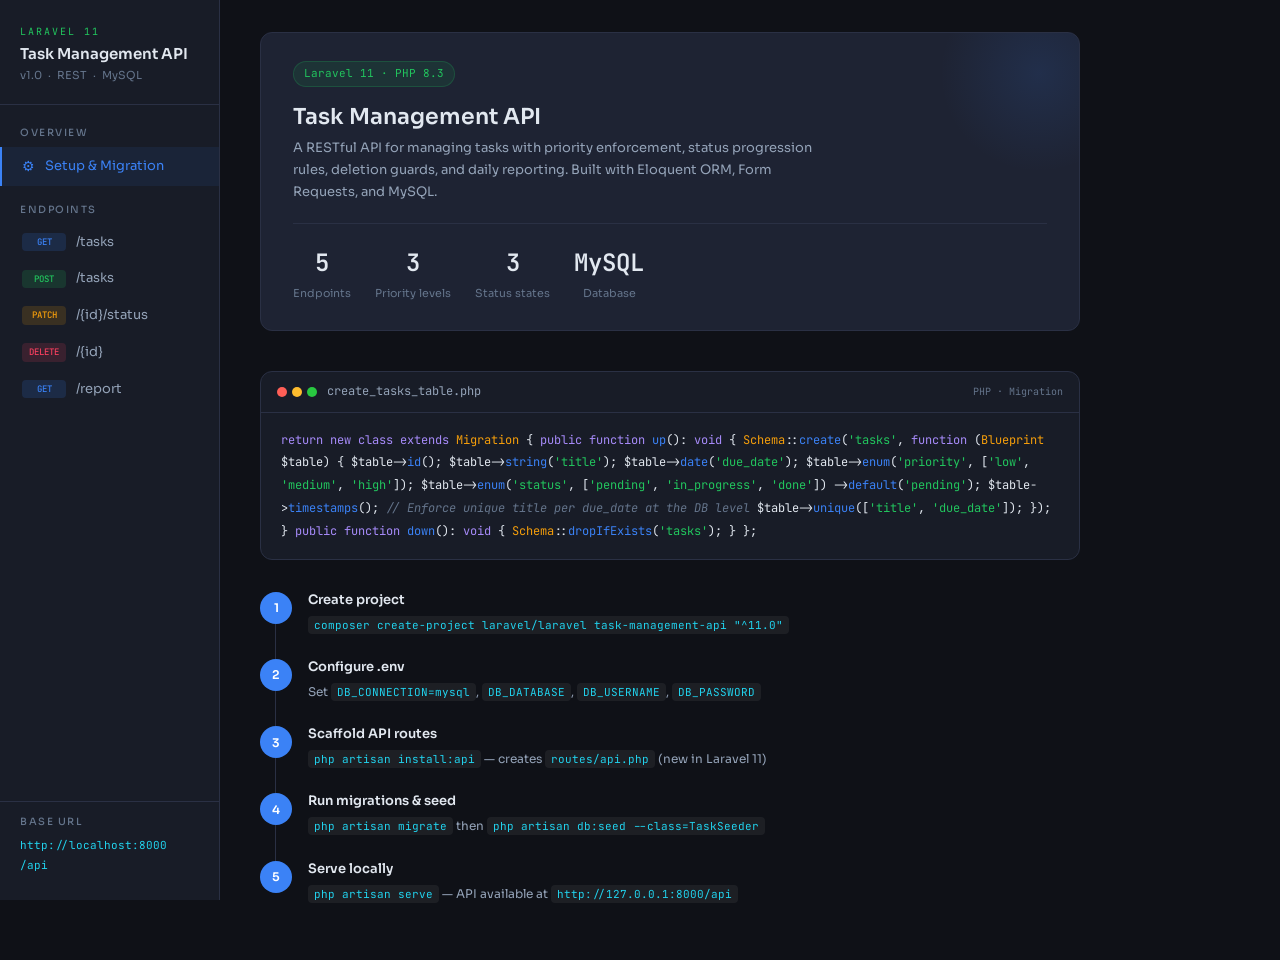
<file: task-api-docs/index.html>
<!DOCTYPE html>
<html lang="en">
<head>
  <meta charset="UTF-8" />
  <meta name="viewport" content="width=device-width, initial-scale=1.0" />
  <title>Task Management API — Laravel 11</title>
  <link rel="preconnect" href="https://fonts.googleapis.com" />
  <link rel="preconnect" href="https://fonts.gstatic.com" crossorigin />
  <link href="https://fonts.googleapis.com/css2?family=JetBrains+Mono:wght@400;500&family=Sora:wght@400;500;600&display=swap" rel="stylesheet" />
  <link rel="stylesheet" href="css/base.css" />
  <link rel="stylesheet" href="css/layout.css" />
  <link rel="stylesheet" href="css/components.css" />
  <link rel="stylesheet" href="css/syntax.css" />
</head>
<body>

  <div class="shell">

    <!-- ===== SIDEBAR ===== -->
    <nav class="sidebar" id="sidebar">
      <div class="sidebar-logo">
        <div class="logo-tag">LARAVEL 11</div>
        <h1>Task Management API</h1>
        <p>v1.0 &nbsp;·&nbsp; REST &nbsp;·&nbsp; MySQL</p>
      </div>

      <div class="nav-group">
        <div class="nav-label">Overview</div>
        <div class="nav-item active" data-section="setup">
          <span class="nav-icon">⚙</span> Setup &amp; Migration
        </div>
      </div>

      <div class="nav-group">
        <div class="nav-label">Endpoints</div>
        <div class="nav-item" data-section="ep-list">
          <span class="method-badge badge-get">GET</span>/tasks
        </div>
        <div class="nav-item" data-section="ep-create">
          <span class="method-badge badge-post">POST</span>/tasks
        </div>
        <div class="nav-item" data-section="ep-status">
          <span class="method-badge badge-patch">PATCH</span>/{id}/status
        </div>
        <div class="nav-item" data-section="ep-delete">
          <span class="method-badge badge-delete">DELETE</span>/{id}
        </div>
        <div class="nav-item" data-section="ep-report">
          <span class="method-badge badge-get">GET</span>/report
        </div>
      </div>

      <div class="sidebar-footer">
        <div class="nav-label">Base URL</div>
        <div class="base-url">
          http://localhost:8000<br>/api
        </div>
      </div>
    </nav>

    <!-- ===== MAIN CONTENT ===== -->
    <main class="main" id="main-content">

      <!-- SETUP SECTION -->
      <div id="section-setup" class="section">

        <div class="hero">
          <div class="hero-glow"></div>
          <div class="hero-top">
            <span class="hero-version">Laravel 11 · PHP 8.3</span>
          </div>
          <h2>Task Management API</h2>
          <p>A RESTful API for managing tasks with priority enforcement, status progression rules, deletion guards, and daily reporting. Built with Eloquent ORM, Form Requests, and MySQL.</p>
          <div class="stats">
            <div class="stat"><div class="stat-n">5</div><div class="stat-l">Endpoints</div></div>
            <div class="stat"><div class="stat-n">3</div><div class="stat-l">Priority levels</div></div>
            <div class="stat"><div class="stat-n">3</div><div class="stat-l">Status states</div></div>
            <div class="stat"><div class="stat-n">MySQL</div><div class="stat-l">Database</div></div>
          </div>
        </div>

        <div class="code-block">
          <div class="code-header">
            <div class="code-dots">
              <span class="dot d1"></span>
              <span class="dot d2"></span>
              <span class="dot d3"></span>
            </div>
            <span class="code-filename">create_tasks_table.php</span>
            <span class="code-lang">PHP · Migration</span>
          </div>
          <div class="code-content" id="migration-code"></div>
        </div>

        <div class="setup-steps">
          <div class="step">
            <div class="step-num">1</div>
            <div class="step-content">
              <h3>Create project</h3>
              <p><code class="ic">composer create-project laravel/laravel task-management-api "^11.0"</code></p>
            </div>
          </div>
          <div class="step">
            <div class="step-num">2</div>
            <div class="step-content">
              <h3>Configure .env</h3>
              <p>Set <code class="ic">DB_CONNECTION=mysql</code>, <code class="ic">DB_DATABASE</code>, <code class="ic">DB_USERNAME</code>, <code class="ic">DB_PASSWORD</code></p>
            </div>
          </div>
          <div class="step">
            <div class="step-num">3</div>
            <div class="step-content">
              <h3>Scaffold API routes</h3>
              <p><code class="ic">php artisan install:api</code> — creates <code class="ic">routes/api.php</code> (new in Laravel 11)</p>
            </div>
          </div>
          <div class="step">
            <div class="step-num">4</div>
            <div class="step-content">
              <h3>Run migrations &amp; seed</h3>
              <p><code class="ic">php artisan migrate</code> then <code class="ic">php artisan db:seed --class=TaskSeeder</code></p>
            </div>
          </div>
          <div class="step">
            <div class="step-num">5</div>
            <div class="step-content">
              <h3>Serve locally</h3>
              <p><code class="ic">php artisan serve</code> — API available at <code class="ic">http://127.0.0.1:8000/api</code></p>
            </div>
          </div>
        </div>

      </div><!-- /section-setup -->

      <!-- LIST TASKS SECTION -->
      <div id="section-ep-list" class="section" style="display:none">
        <div class="endpoint-card active-section">
          <div class="ep-header" data-ep="list">
            <span class="ep-method method-get">GET</span>
            <span class="ep-path">/api/tasks</span>
            <span class="ep-desc">List all tasks</span>
            <span class="ep-chevron">▾</span>
          </div>
          <div class="ep-body open" id="ep-body-list">
            <div class="tabs" data-group="list">
              <div class="tab active" data-target="try-list">Try it</div>
              <div class="tab" data-target="rules-list">Rules</div>
            </div>
            <div id="try-list" class="tab-panel">
              <div class="field-group">
                <div class="field">
                  <label>Status filter <span class="optional">(optional)</span></label>
                  <select id="list-status">
                    <option value="">— All statuses —</option>
                    <option>pending</option>
                    <option>in_progress</option>
                    <option>done</option>
                  </select>
                </div>
              </div>
              <button class="run-btn" id="btn-list">
                <svg class="btn-icon" viewBox="0 0 24 24" fill="none" stroke="currentColor" stroke-width="2"><polygon points="5 3 19 12 5 21 5 3"/></svg>
                Send Request
              </button>
              <div class="response-box" id="list-response" style="display:none">
                <div class="response-header" id="list-resp-header"></div>
                <div class="response-body" id="list-resp-body"></div>
              </div>
            </div>
            <div id="rules-list" class="tab-panel" style="display:none">
              <div class="rules">
                <div class="rule"><span class="rule-arrow">→</span>Sorted by priority: high → medium → low using MySQL <code class="ic">FIELD()</code></div>
                <div class="rule"><span class="rule-arrow">→</span>Then sorted by <code class="ic">due_date</code> ascending within each priority group</div>
                <div class="rule"><span class="rule-arrow">→</span>Optional <code class="ic">?status=pending|in_progress|done</code> query parameter</div>
                <div class="rule"><span class="rule-arrow">→</span>Returns meaningful JSON message when no tasks exist</div>
              </div>
            </div>
          </div>
        </div>
      </div>

      <!-- CREATE TASK SECTION -->
      <div id="section-ep-create" class="section" style="display:none">
        <div class="endpoint-card active-section">
          <div class="ep-header" data-ep="create">
            <span class="ep-method method-post">POST</span>
            <span class="ep-path">/api/tasks</span>
            <span class="ep-desc">Create a new task</span>
            <span class="ep-chevron">▾</span>
          </div>
          <div class="ep-body open" id="ep-body-create">
            <div class="tabs" data-group="create">
              <div class="tab active" data-target="try-create">Try it</div>
              <div class="tab" data-target="schema-create">Schema</div>
              <div class="tab" data-target="rules-create">Rules</div>
            </div>
            <div id="try-create" class="tab-panel">
              <div class="field-group">
                <div class="field">
                  <label>Title <span class="required-star">*</span></label>
                  <input id="c-title" type="text" placeholder="e.g. Fix login bug" />
                </div>
                <div class="field-row">
                  <div class="field">
                    <label>Due Date <span class="required-star">*</span></label>
                    <input id="c-date" type="date" />
                  </div>
                  <div class="field">
                    <label>Priority <span class="required-star">*</span></label>
                    <select id="c-priority">
                      <option value="">— Select —</option>
                      <option>low</option>
                      <option>medium</option>
                      <option>high</option>
                    </select>
                  </div>
                </div>
              </div>
              <button class="run-btn" id="btn-create">
                <svg class="btn-icon" viewBox="0 0 24 24" fill="none" stroke="currentColor" stroke-width="2"><polygon points="5 3 19 12 5 21 5 3"/></svg>
                Send Request
              </button>
              <div class="response-box" id="create-response" style="display:none">
                <div class="response-header" id="create-resp-header"></div>
                <div class="response-body" id="create-resp-body"></div>
              </div>
            </div>
            <div id="schema-create" class="tab-panel" style="display:none">
              <table class="schema-table">
                <thead>
                  <tr><th>Field</th><th>Type</th><th>Required</th><th>Rules</th></tr>
                </thead>
                <tbody>
                  <tr>
                    <td>title</td>
                    <td><span class="type-pill">string</span></td>
                    <td><span class="req-dot">•</span> yes</td>
                    <td>Max 255 chars. Must be unique per due_date.</td>
                  </tr>
                  <tr>
                    <td>due_date</td>
                    <td><span class="type-pill">date</span></td>
                    <td><span class="req-dot">•</span> yes</td>
                    <td>Format: YYYY-MM-DD. Must be today or future.</td>
                  </tr>
                  <tr>
                    <td>priority</td>
                    <td><span class="type-pill">enum</span></td>
                    <td><span class="req-dot">•</span> yes</td>
                    <td>One of: low, medium, high</td>
                  </tr>
                </tbody>
              </table>
            </div>
            <div id="rules-create" class="tab-panel" style="display:none">
              <div class="rules">
                <div class="rule"><span class="rule-arrow">→</span>title + due_date must be unique (enforced at DB AND validation level)</div>
                <div class="rule"><span class="rule-arrow">→</span>due_date must be today or in the future (<code class="ic">after_or_equal:today</code>)</div>
                <div class="rule"><span class="rule-arrow">→</span>priority must be one of: low, medium, high</div>
                <div class="rule"><span class="rule-arrow">→</span>status is automatically set to <code class="ic">pending</code> on creation</div>
              </div>
            </div>
          </div>
        </div>
      </div>

      <!-- UPDATE STATUS SECTION -->
      <div id="section-ep-status" class="section" style="display:none">
        <div class="endpoint-card active-section">
          <div class="ep-header" data-ep="status">
            <span class="ep-method method-patch">PATCH</span>
            <span class="ep-path">/api/tasks/{id}/status</span>
            <span class="ep-desc">Progress task status</span>
            <span class="ep-chevron">▾</span>
          </div>
          <div class="ep-body open" id="ep-body-status">
            <div class="tabs" data-group="status">
              <div class="tab active" data-target="try-status">Try it</div>
              <div class="tab" data-target="rules-status">Flow</div>
            </div>
            <div id="try-status" class="tab-panel">
              <div class="status-flow-banner">
                <div class="flow-label">STATUS FLOW</div>
                <div class="flow-steps">
                  <span class="flow-step st-pending">pending</span>
                  <span class="flow-arrow">→</span>
                  <span class="flow-step st-in_progress">in_progress</span>
                  <span class="flow-arrow">→</span>
                  <span class="flow-step st-done">done</span>
                </div>
              </div>
              <div class="field-group">
                <div class="field-row">
                  <div class="field">
                    <label>Task ID <span class="required-star">*</span></label>
                    <input id="s-id" type="number" placeholder="e.g. 1" />
                  </div>
                  <div class="field">
                    <label>New Status <span class="required-star">*</span></label>
                    <select id="s-status">
                      <option value="">— Select —</option>
                      <option>in_progress</option>
                      <option>done</option>
                    </select>
                  </div>
                </div>
              </div>
              <button class="run-btn" id="btn-status">
                <svg class="btn-icon" viewBox="0 0 24 24" fill="none" stroke="currentColor" stroke-width="2"><polygon points="5 3 19 12 5 21 5 3"/></svg>
                Send Request
              </button>
              <div class="response-box" id="status-response" style="display:none">
                <div class="response-header" id="status-resp-header"></div>
                <div class="response-body" id="status-resp-body"></div>
              </div>
            </div>
            <div id="rules-status" class="tab-panel" style="display:none">
              <div class="rules">
                <div class="rule"><span class="rule-arrow">→</span>Status can ONLY progress forward: pending → in_progress → done</div>
                <div class="rule"><span class="rule-arrow">→</span>Cannot skip a step (e.g. pending → done is rejected)</div>
                <div class="rule"><span class="rule-arrow">→</span>Cannot revert (e.g. done → pending is rejected)</div>
                <div class="rule"><span class="rule-arrow">→</span>Once done, no further status changes are possible</div>
                <div class="rule"><span class="rule-arrow">→</span>Returns 422 with a clear message on invalid transitions</div>
              </div>
            </div>
          </div>
        </div>
      </div>

      <!-- DELETE SECTION -->
      <div id="section-ep-delete" class="section" style="display:none">
        <div class="endpoint-card active-section">
          <div class="ep-header" data-ep="delete">
            <span class="ep-method method-delete">DELETE</span>
            <span class="ep-path">/api/tasks/{id}</span>
            <span class="ep-desc">Delete a done task</span>
            <span class="ep-chevron">▾</span>
          </div>
          <div class="ep-body open" id="ep-body-delete">
            <div class="tabs" data-group="delete">
              <div class="tab active" data-target="try-delete">Try it</div>
              <div class="tab" data-target="rules-delete">Rules</div>
            </div>
            <div id="try-delete" class="tab-panel">
              <div class="field-group">
                <div class="field">
                  <label>Task ID <span class="required-star">*</span></label>
                  <input id="d-id" type="number" placeholder="e.g. 4" />
                </div>
              </div>
              <div class="done-tasks-hint">Click a task below to auto-fill its ID</div>
              <div class="task-list" id="done-tasks-list"></div>
              <button class="run-btn btn-danger" id="btn-delete" style="margin-top:16px">
                <svg class="btn-icon" viewBox="0 0 24 24" fill="none" stroke="currentColor" stroke-width="2">
                  <polyline points="3 6 5 6 21 6"/>
                  <path d="M19 6l-1 14H6L5 6"/>
                  <path d="M10 11v6M14 11v6M9 6V4h6v2"/>
                </svg>
                Delete Task
              </button>
              <div class="response-box" id="delete-response" style="display:none">
                <div class="response-header" id="delete-resp-header"></div>
                <div class="response-body" id="delete-resp-body"></div>
              </div>
            </div>
            <div id="rules-delete" class="tab-panel" style="display:none">
              <div class="rules">
                <div class="rule"><span class="rule-arrow">→</span>Only tasks with status <strong class="text-green">done</strong> can be deleted</div>
                <div class="rule"><span class="rule-arrow">→</span>Attempting to delete a pending or in_progress task returns <code class="ic text-red">403 Forbidden</code></div>
                <div class="rule"><span class="rule-arrow">→</span>Non-existent task returns <code class="ic text-amber">404 Not Found</code></div>
                <div class="rule"><span class="rule-arrow">→</span>Returns 200 with success message on deletion</div>
              </div>
            </div>
          </div>
        </div>
      </div>

      <!-- REPORT SECTION -->
      <div id="section-ep-report" class="section" style="display:none">
        <div class="endpoint-card active-section">
          <div class="ep-header" data-ep="report">
            <span class="ep-method method-get">GET</span>
            <span class="ep-path">/api/tasks/report</span>
            <span class="ep-desc">Daily task report</span>
            <span class="ep-chevron">▾</span>
          </div>
          <div class="ep-body open" id="ep-body-report">
            <div class="tabs" data-group="report">
              <div class="tab active" data-target="try-report">Try it</div>
              <div class="tab" data-target="rules-report">Rules</div>
            </div>
            <div id="try-report" class="tab-panel">
              <div class="field-group">
                <div class="field">
                  <label>Date <span class="required-star">*</span></label>
                  <input id="r-date" type="date" />
                </div>
              </div>
              <button class="run-btn" id="btn-report">
                <svg class="btn-icon" viewBox="0 0 24 24" fill="none" stroke="currentColor" stroke-width="2"><polygon points="5 3 19 12 5 21 5 3"/></svg>
                Generate Report
              </button>
              <div id="report-visual" style="display:none; margin-top:20px">
                <div class="report-date-label" id="report-date-label"></div>
                <div class="report-grid" id="report-grid"></div>
              </div>
              <div class="response-box" id="report-response" style="display:none; margin-top:16px">
                <div class="response-header" id="report-resp-header"></div>
                <div class="response-body" id="report-resp-body"></div>
              </div>
            </div>
            <div id="rules-report" class="tab-panel" style="display:none">
              <div class="rules">
                <div class="rule"><span class="rule-arrow">→</span>Requires <code class="ic">?date=YYYY-MM-DD</code> query parameter</div>
                <div class="rule"><span class="rule-arrow">→</span>Returns counts grouped by priority (high/medium/low) × status (pending/in_progress/done)</div>
                <div class="rule"><span class="rule-arrow">→</span>Filters tasks by <code class="ic">due_date</code> matching the given date</div>
                <div class="rule"><span class="rule-arrow">→</span>Always returns all 9 cells even if count is 0</div>
              </div>
            </div>
          </div>
        </div>
      </div>

    </main><!-- /main -->
  </div><!-- /shell -->

  <script src="js/store.js"></script>
  <script src="js/highlight.js"></script>
  <script src="js/ui.js"></script>
  <script src="js/api.js"></script>
  <script src="js/app.js"></script>
</body>
</html>
</file>
<file: task-api-docs/css/base.css>
/* =========================================================
   BASE.CSS — Variables, Reset, Typography
   ========================================================= */

@import url('https://fonts.googleapis.com/css2?family=JetBrains+Mono:wght@400;500&family=Sora:wght@400;500;600&display=swap');

/* ── CSS Custom Properties ─────────────────────────────── */
:root {
  /* Backgrounds */
  --c-bg:       #0f1117;
  --c-surface:  #181c27;
  --c-card:     #1e2333;
  --c-border:   #2a3044;

  /* Accent colors */
  --c-green:    #22c55e;
  --c-green-dim:#16a34a;
  --c-red:      #f43f5e;
  --c-amber:    #f59e0b;
  --c-blue:     #3b82f6;
  --c-blue-dim: #2563eb;
  --c-purple:   #a78bfa;
  --c-cyan:     #22d3ee;

  /* Text */
  --c-text:     #e2e8f0;
  --c-muted:    #64748b;
  --c-subtle:   #94a3b8;

  /* Typography */
  --font-ui:    'Sora', sans-serif;
  --font-mono:  'JetBrains Mono', monospace;

  /* Spacing & Shape */
  --radius:     8px;
  --radius-lg:  12px;

  /* Transitions */
  --transition: .15s ease;
}

/* ── Reset ──────────────────────────────────────────────── */
*, *::before, *::after {
  box-sizing: border-box;
  margin: 0;
  padding: 0;
}

html {
  scroll-behavior: smooth;
}

body {
  background: var(--c-bg);
  color: var(--c-text);
  font-family: var(--font-ui);
  font-size: 14px;
  line-height: 1.6;
  min-height: 100vh;
  -webkit-font-smoothing: antialiased;
  -moz-osx-font-smoothing: grayscale;
}

/* ── Typography helpers ─────────────────────────────────── */
h1, h2, h3, h4 {
  font-weight: 600;
  color: var(--c-text);
  line-height: 1.3;
}

p {
  color: var(--c-subtle);
  line-height: 1.7;
}

strong.text-green  { color: var(--c-green); }
strong.text-red    { color: var(--c-red); }
strong.text-amber  { color: var(--c-amber); }

/* ── Inline code ────────────────────────────────────────── */
code.ic {
  font-family: var(--font-mono);
  font-size: 11px;
  background: rgba(255, 255, 255, .06);
  padding: 2px 6px;
  border-radius: 4px;
  color: var(--c-cyan);
}
code.ic.text-red   { color: var(--c-red); }
code.ic.text-amber { color: var(--c-amber); }

/* ── Scrollbar ──────────────────────────────────────────── */
::-webkit-scrollbar        { width: 6px; height: 6px; }
::-webkit-scrollbar-track  { background: transparent; }
::-webkit-scrollbar-thumb  { background: var(--c-border); border-radius: 3px; }
::-webkit-scrollbar-thumb:hover { background: #3a4258; }

/* ── Keyframes ──────────────────────────────────────────── */
@keyframes spin {
  to { transform: rotate(360deg); }
}

@keyframes fadeIn {
  from { opacity: 0; transform: translateY(4px); }
  to   { opacity: 1; transform: translateY(0); }
}
</file>
<file: task-api-docs/css/layout.css>
/* =========================================================
   LAYOUT.CSS — Shell, Sidebar, Main grid
   ========================================================= */

/* ── App Shell ──────────────────────────────────────────── */
.shell {
  display: grid;
  grid-template-columns: 220px 1fr;
  min-height: 100vh;
}

/* ── Sidebar ────────────────────────────────────────────── */
.sidebar {
  background: var(--c-surface);
  border-right: 1px solid var(--c-border);
  padding: 24px 0;
  display: flex;
  flex-direction: column;
  gap: 0;
  position: sticky;
  top: 0;
  height: 100vh;
  overflow-y: auto;
}

.sidebar-logo {
  padding: 0 20px 20px;
  border-bottom: 1px solid var(--c-border);
  margin-bottom: 12px;
}

.logo-tag {
  font-size: 10px;
  font-family: var(--font-mono);
  color: var(--c-green);
  letter-spacing: 2px;
  margin-bottom: 4px;
}

.sidebar-logo h1 {
  font-size: 15px;
  font-weight: 600;
  color: var(--c-text);
}

.sidebar-logo p {
  font-size: 11px;
  color: var(--c-muted);
  margin-top: 2px;
}

/* ── Nav groups ─────────────────────────────────────────── */
.nav-group {
  padding: 8px 0;
}

.nav-label {
  font-size: 10px;
  letter-spacing: 1.5px;
  color: var(--c-muted);
  padding: 0 20px 6px;
  font-weight: 500;
  text-transform: uppercase;
}

.nav-item {
  display: flex;
  align-items: center;
  gap: 10px;
  padding: 8px 20px;
  cursor: pointer;
  transition: background var(--transition), color var(--transition);
  font-size: 13px;
  color: var(--c-subtle);
  border-left: 2px solid transparent;
  user-select: none;
}

.nav-item:hover {
  background: rgba(255, 255, 255, .04);
  color: var(--c-text);
}

.nav-item.active {
  background: rgba(59, 130, 246, .08);
  color: var(--c-blue);
  border-left-color: var(--c-blue);
}

.nav-icon {
  font-size: 14px;
}

/* Method badges in nav */
.method-badge {
  font-family: var(--font-mono);
  font-size: 9px;
  padding: 2px 6px;
  border-radius: 4px;
  font-weight: 500;
  min-width: 44px;
  text-align: center;
  flex-shrink: 0;
}

.badge-post   { background: rgba(34,  197, 94,  .15); color: var(--c-green); }
.badge-get    { background: rgba(59,  130, 246, .15); color: var(--c-blue);  }
.badge-patch  { background: rgba(245, 158, 11,  .15); color: var(--c-amber); }
.badge-delete { background: rgba(244, 63,  94,  .15); color: var(--c-red);   }

/* ── Sidebar footer ─────────────────────────────────────── */
.sidebar-footer {
  margin-top: auto;
  padding-top: 12px;
  border-top: 1px solid var(--c-border);
}

.base-url {
  padding: 0 20px;
  font-family: var(--font-mono);
  font-size: 11px;
  color: var(--c-cyan);
  line-height: 1.8;
}

/* ── Main content ───────────────────────────────────────── */
.main {
  padding: 32px 40px;
  max-width: 900px;
}

.section {
  animation: fadeIn .2s ease;
}

/* ── Hero ───────────────────────────────────────────────── */
.hero {
  margin-bottom: 40px;
  padding: 28px 32px;
  background: var(--c-card);
  border: 1px solid var(--c-border);
  border-radius: var(--radius-lg);
  position: relative;
  overflow: hidden;
}

.hero-glow {
  position: absolute;
  top: -60px;
  right: -60px;
  width: 200px;
  height: 200px;
  background: radial-gradient(circle, rgba(59, 130, 246, .12), transparent 70%);
  pointer-events: none;
}

.hero-top {
  display: flex;
  align-items: center;
  gap: 12px;
  margin-bottom: 16px;
}

.hero-version {
  font-size: 11px;
  font-family: var(--font-mono);
  color: var(--c-green);
  background: rgba(34, 197, 94, .1);
  padding: 3px 10px;
  border-radius: 20px;
  border: 1px solid rgba(34, 197, 94, .2);
}

.hero h2 {
  font-size: 22px;
  font-weight: 600;
  margin-bottom: 6px;
}

.hero p {
  color: var(--c-subtle);
  font-size: 13px;
  line-height: 1.7;
  max-width: 540px;
}

/* ── Stats bar ──────────────────────────────────────────── */
.stats {
  display: flex;
  gap: 24px;
  margin-top: 20px;
  padding-top: 20px;
  border-top: 1px solid var(--c-border);
}

.stat { text-align: center; }

.stat-n {
  font-size: 24px;
  font-weight: 600;
  color: var(--c-text);
  font-family: var(--font-mono);
}

.stat-l {
  font-size: 11px;
  color: var(--c-muted);
  margin-top: 2px;
}

/* ── Setup Steps ────────────────────────────────────────── */
.setup-steps {
  display: flex;
  flex-direction: column;
  gap: 0;
  margin-top: 32px;
}

.step {
  display: flex;
  gap: 16px;
  padding-bottom: 24px;
  position: relative;
}

.step:not(:last-child)::before {
  content: '';
  position: absolute;
  left: 15px;
  top: 32px;
  bottom: 0;
  width: 1px;
  background: var(--c-border);
}

.step-num {
  width: 32px;
  height: 32px;
  border-radius: 50%;
  background: var(--c-blue);
  color: #fff;
  display: flex;
  align-items: center;
  justify-content: center;
  font-size: 12px;
  font-weight: 600;
  flex-shrink: 0;
}

.step-content h3 {
  font-size: 13px;
  font-weight: 600;
  margin-bottom: 6px;
  color: var(--c-text);
}

.step-content p {
  font-size: 12px;
  color: var(--c-subtle);
  line-height: 1.7;
}

/* ── Responsive ─────────────────────────────────────────── */
@media (max-width: 768px) {
  .shell {
    grid-template-columns: 1fr;
  }

  .sidebar {
    position: static;
    height: auto;
    flex-direction: row;
    flex-wrap: wrap;
    padding: 12px 16px;
    gap: 8px;
    overflow-x: auto;
  }

  .sidebar-logo {
    width: 100%;
    border-bottom: 1px solid var(--c-border);
    padding-bottom: 10px;
    margin-bottom: 0;
  }

  .nav-group { display: flex; gap: 6px; flex-wrap: wrap; }
  .nav-label { display: none; }
  .nav-item  { padding: 6px 12px; border-left: none; border-bottom: 2px solid transparent; }
  .nav-item.active { border-bottom-color: var(--c-blue); }

  .sidebar-footer { display: none; }

  .main { padding: 20px 16px; }

  .stats { flex-wrap: wrap; gap: 16px; }
}
</file>
<file: task-api-docs/css/components.css>
/* =========================================================
   COMPONENTS.CSS — Cards, Tabs, Forms, Responses, Report
   ========================================================= */

/* ── Endpoint Card ──────────────────────────────────────── */
.endpoint-card {
  background: var(--c-card);
  border: 1px solid var(--c-border);
  border-radius: var(--radius-lg);
  margin-bottom: 24px;
  overflow: hidden;
  transition: border-color var(--transition);
}

.endpoint-card.active-section {
  border-color: var(--c-blue);
}

/* ── Endpoint Header ────────────────────────────────────── */
.ep-header {
  display: flex;
  align-items: center;
  gap: 12px;
  padding: 16px 20px;
  cursor: pointer;
  border-bottom: 1px solid var(--c-border);
  transition: background var(--transition);
  user-select: none;
}

.ep-header:hover {
  background: rgba(255, 255, 255, .02);
}

.ep-method {
  font-family: var(--font-mono);
  font-size: 11px;
  font-weight: 500;
  padding: 4px 10px;
  border-radius: 6px;
  min-width: 56px;
  text-align: center;
  flex-shrink: 0;
}

.method-get    { background: rgba(59,  130, 246, .15); color: var(--c-blue);  }
.method-post   { background: rgba(34,  197, 94,  .15); color: var(--c-green); }
.method-patch  { background: rgba(245, 158, 11,  .15); color: var(--c-amber); }
.method-delete { background: rgba(244, 63,  94,  .15); color: var(--c-red);   }

.ep-path {
  font-family: var(--font-mono);
  font-size: 13px;
  color: var(--c-text);
}

.ep-desc {
  font-size: 12px;
  color: var(--c-muted);
  margin-left: auto;
}

.ep-chevron {
  color: var(--c-muted);
  transition: transform .2s ease;
  margin-left: 8px;
  font-size: 16px;
  flex-shrink: 0;
}

.ep-chevron.collapsed {
  transform: rotate(-90deg);
}

/* ── Endpoint Body ──────────────────────────────────────── */
.ep-body {
  display: none;
  padding: 20px;
}

.ep-body.open {
  display: block;
}

/* ── Tabs ───────────────────────────────────────────────── */
.tabs {
  display: flex;
  gap: 0;
  margin-bottom: 20px;
  border-bottom: 1px solid var(--c-border);
}

.tab {
  padding: 8px 16px;
  cursor: pointer;
  font-size: 12px;
  color: var(--c-muted);
  border-bottom: 2px solid transparent;
  margin-bottom: -1px;
  transition: color var(--transition), border-color var(--transition);
  user-select: none;
}

.tab:hover {
  color: var(--c-text);
}

.tab.active {
  color: var(--c-blue);
  border-bottom-color: var(--c-blue);
}

/* ── Form Fields ────────────────────────────────────────── */
.field-group {
  display: flex;
  flex-direction: column;
  gap: 12px;
  margin-bottom: 20px;
}

.field {
  display: flex;
  flex-direction: column;
  gap: 6px;
}

.field label {
  font-size: 11px;
  color: var(--c-subtle);
  font-weight: 500;
  text-transform: uppercase;
  letter-spacing: .5px;
}

.optional {
  font-size: 10px;
  color: var(--c-muted);
  text-transform: none;
  letter-spacing: 0;
}

.required-star {
  color: var(--c-red);
}

.field input,
.field select {
  background: var(--c-surface);
  border: 1px solid var(--c-border);
  border-radius: var(--radius);
  padding: 8px 12px;
  color: var(--c-text);
  font-family: var(--font-ui);
  font-size: 13px;
  outline: none;
  transition: border-color var(--transition);
  appearance: none;
  -webkit-appearance: none;
}

.field input:focus,
.field select:focus {
  border-color: var(--c-blue);
  box-shadow: 0 0 0 3px rgba(59, 130, 246, .1);
}

.field input::placeholder {
  color: var(--c-muted);
}

.field select {
  background-image: url("data:image/svg+xml,%3Csvg xmlns='http://www.w3.org/2000/svg' width='12' height='8' viewBox='0 0 12 8'%3E%3Cpath d='M1 1l5 5 5-5' stroke='%2364748b' stroke-width='1.5' fill='none' stroke-linecap='round'/%3E%3C/svg%3E");
  background-repeat: no-repeat;
  background-position: right 12px center;
  padding-right: 32px;
  cursor: pointer;
}

.field select option {
  background: var(--c-card);
}

.field-row {
  display: grid;
  grid-template-columns: 1fr 1fr;
  gap: 12px;
}

/* ── Buttons ────────────────────────────────────────────── */
.run-btn {
  display: inline-flex;
  align-items: center;
  gap: 8px;
  padding: 9px 20px;
  background: var(--c-blue);
  color: #fff;
  border: none;
  border-radius: var(--radius);
  font-family: var(--font-ui);
  font-size: 13px;
  font-weight: 500;
  cursor: pointer;
  transition: background var(--transition), transform var(--transition);
}

.run-btn:hover {
  background: var(--c-blue-dim);
  transform: translateY(-1px);
}

.run-btn:active {
  transform: translateY(0);
}

.run-btn.loading {
  opacity: .7;
  pointer-events: none;
}

.run-btn.btn-danger {
  background: rgba(244, 63, 94, .15);
  color: var(--c-red);
  border: 1px solid rgba(244, 63, 94, .3);
}

.run-btn.btn-danger:hover {
  background: rgba(244, 63, 94, .25);
}

.btn-icon {
  width: 14px;
  height: 14px;
  flex-shrink: 0;
}

.run-btn.loading .btn-icon {
  animation: spin .7s linear infinite;
}

/* ── Response Box ───────────────────────────────────────── */
.response-box {
  margin-top: 20px;
  background: var(--c-surface);
  border: 1px solid var(--c-border);
  border-radius: var(--radius-lg);
  overflow: hidden;
  animation: fadeIn .2s ease;
}

.response-header {
  display: flex;
  align-items: center;
  gap: 10px;
  padding: 10px 16px;
  border-bottom: 1px solid var(--c-border);
  font-size: 12px;
}

.status-dot {
  width: 8px;
  height: 8px;
  border-radius: 50%;
  flex-shrink: 0;
}

.dot-green { background: var(--c-green); }
.dot-red   { background: var(--c-red);   }
.dot-amber { background: var(--c-amber); }

.status-code   { font-family: var(--font-mono); font-weight: 500; }
.status-2xx    { color: var(--c-green); }
.status-4xx    { color: var(--c-red);   }
.status-text   { color: var(--c-muted); font-size: 11px; }

.copy-btn {
  margin-left: auto;
  font-size: 11px;
  color: var(--c-muted);
  background: none;
  border: 1px solid var(--c-border);
  padding: 3px 10px;
  border-radius: 5px;
  cursor: pointer;
  font-family: var(--font-ui);
  transition: color var(--transition), border-color var(--transition);
}

.copy-btn:hover {
  color: var(--c-text);
  border-color: var(--c-subtle);
}

.response-body {
  padding: 16px;
  font-family: var(--font-mono);
  font-size: 12px;
  line-height: 1.7;
  white-space: pre-wrap;
  overflow-x: auto;
  max-height: 320px;
  overflow-y: auto;
}

/* ── Rules List ─────────────────────────────────────────── */
.rules {
  display: flex;
  flex-direction: column;
  gap: 10px;
  margin-bottom: 8px;
}

.rule {
  display: flex;
  align-items: flex-start;
  gap: 10px;
  font-size: 12px;
  color: var(--c-subtle);
  line-height: 1.6;
}

.rule-arrow {
  color: var(--c-amber);
  flex-shrink: 0;
  margin-top: 1px;
}

/* ── Schema Table ───────────────────────────────────────── */
.schema-table {
  width: 100%;
  border-collapse: collapse;
  font-size: 12px;
  margin-bottom: 8px;
}

.schema-table th {
  text-align: left;
  padding: 8px 12px;
  color: var(--c-muted);
  font-size: 10px;
  letter-spacing: 1px;
  border-bottom: 1px solid var(--c-border);
  font-weight: 500;
  text-transform: uppercase;
}

.schema-table td {
  padding: 8px 12px;
  border-bottom: 1px solid rgba(42, 48, 68, .5);
  color: var(--c-subtle);
  vertical-align: top;
}

.schema-table td:first-child {
  font-family: var(--font-mono);
  font-size: 11px;
  color: var(--c-text);
}

.type-pill {
  font-family: var(--font-mono);
  font-size: 10px;
  padding: 2px 8px;
  border-radius: 4px;
  background: rgba(167, 139, 250, .1);
  color: var(--c-purple);
}

.req-dot {
  color: var(--c-red);
  font-size: 16px;
  line-height: 1;
}

/* ── Status Flow Banner ─────────────────────────────────── */
.status-flow-banner {
  margin-bottom: 20px;
  padding: 14px 16px;
  background: var(--c-surface);
  border-radius: var(--radius);
  border: 1px solid var(--c-border);
}

.flow-label {
  font-size: 10px;
  color: var(--c-muted);
  letter-spacing: 1.5px;
  margin-bottom: 10px;
  font-weight: 500;
}

.flow-steps {
  display: flex;
  align-items: center;
  gap: 12px;
  flex-wrap: wrap;
}

.flow-step {
  padding: 4px 14px;
  border-radius: 4px;
  font-size: 12px;
  font-weight: 500;
  font-family: var(--font-mono);
}

.flow-arrow {
  color: var(--c-muted);
  font-size: 14px;
}

.st-pending     { background: rgba(245, 158, 11, .15); color: var(--c-amber); }
.st-in_progress { background: rgba(59,  130, 246, .15); color: var(--c-blue); }
.st-done        { background: rgba(34,  197, 94,  .15); color: var(--c-green); }

/* ── Task List (Delete section) ─────────────────────────── */
.done-tasks-hint {
  font-size: 11px;
  color: var(--c-muted);
  margin-bottom: 8px;
  font-style: italic;
}

.task-list {
  display: flex;
  flex-direction: column;
  gap: 6px;
  max-height: 200px;
  overflow-y: auto;
}

.task-row {
  display: flex;
  align-items: center;
  gap: 10px;
  padding: 10px 14px;
  background: var(--c-surface);
  border-radius: var(--radius);
  border: 1px solid var(--c-border);
  font-size: 12px;
  cursor: pointer;
  transition: border-color var(--transition), background var(--transition);
}

.task-row:hover {
  border-color: var(--c-blue);
  background: rgba(59, 130, 246, .04);
}

.priority-dot {
  width: 8px;
  height: 8px;
  border-radius: 50%;
  flex-shrink: 0;
}

.pr-high   { background: var(--c-red);   }
.pr-medium { background: var(--c-amber); }
.pr-low    { background: var(--c-green); }

.task-title {
  flex: 1;
  color: var(--c-text);
  font-family: var(--font-mono);
  font-size: 11px;
  overflow: hidden;
  text-overflow: ellipsis;
  white-space: nowrap;
}

.task-status {
  padding: 2px 8px;
  border-radius: 4px;
  font-size: 10px;
  font-weight: 500;
  font-family: var(--font-mono);
  flex-shrink: 0;
}

.task-date {
  color: var(--c-muted);
  font-size: 11px;
  font-family: var(--font-mono);
  flex-shrink: 0;
}

.empty-state {
  padding: 20px;
  text-align: center;
  color: var(--c-muted);
  font-size: 12px;
  border: 1px dashed var(--c-border);
  border-radius: var(--radius);
}

/* ── Report grid ────────────────────────────────────────── */
.report-date-label {
  font-size: 11px;
  color: var(--c-muted);
  margin-bottom: 10px;
  font-family: var(--font-mono);
}

.report-grid {
  display: grid;
  grid-template-columns: repeat(3, 1fr);
  gap: 12px;
}

.report-cell {
  background: var(--c-surface);
  border: 1px solid var(--c-border);
  border-radius: var(--radius);
  padding: 14px;
  text-align: center;
  transition: border-color var(--transition);
}

.report-cell:hover {
  border-color: var(--c-subtle);
}

.priority-label {
  font-size: 10px;
  letter-spacing: 1px;
  font-weight: 500;
  margin-bottom: 10px;
  text-transform: uppercase;
}

.counts {
  display: flex;
  flex-direction: column;
  gap: 6px;
}

.count-row {
  display: flex;
  justify-content: space-between;
  align-items: center;
  font-size: 12px;
}

.count-label {
  color: var(--c-muted);
  font-size: 11px;
}

.count-val {
  font-family: var(--font-mono);
  font-weight: 500;
}

/* ── Code Block (Migration) ─────────────────────────────── */
.code-block {
  background: var(--c-surface);
  border: 1px solid var(--c-border);
  border-radius: var(--radius-lg);
  overflow: hidden;
  margin-bottom: 32px;
}

.code-header {
  display: flex;
  align-items: center;
  gap: 10px;
  padding: 10px 16px;
  border-bottom: 1px solid var(--c-border);
  font-size: 11px;
  color: var(--c-muted);
}

.code-dots {
  display: flex;
  gap: 5px;
}

.dot {
  width: 10px;
  height: 10px;
  border-radius: 50%;
}

.d1 { background: #ff5f57; }
.d2 { background: #febc2e; }
.d3 { background: #28c840; }

.code-filename {
  color: var(--c-subtle);
  font-family: var(--font-mono);
  font-size: 12px;
}

.code-lang {
  margin-left: auto;
  font-family: var(--font-mono);
  font-size: 10px;
  color: var(--c-muted);
}

.code-content {
  padding: 16px 20px;
  font-family: var(--font-mono);
  font-size: 12px;
  line-height: 1.9;
  overflow-x: auto;
  tab-size: 2;
}
</file>
<file: task-api-docs/css/syntax.css>
/* =========================================================
   SYNTAX.CSS — JSON response highlighting & PHP code colors
   ========================================================= */

/* ── JSON Response Tokens ───────────────────────────────── */
.json-key  { color: var(--c-cyan);   }
.json-str  { color: var(--c-green);  }
.json-num  { color: var(--c-amber);  }
.json-bool { color: var(--c-purple); }
.json-null { color: var(--c-muted);  }

/* ── PHP / Migration Code Tokens ───────────────────────── */
.kw  { color: var(--c-purple); }   /* keywords: return, new, function, void, etc. */
.fn  { color: var(--c-blue);   }   /* function names */
.str { color: var(--c-green);  }   /* strings */
.cm  { color: var(--c-muted); font-style: italic; }  /* comments */
.cls { color: var(--c-amber);  }   /* class names */
</file>
